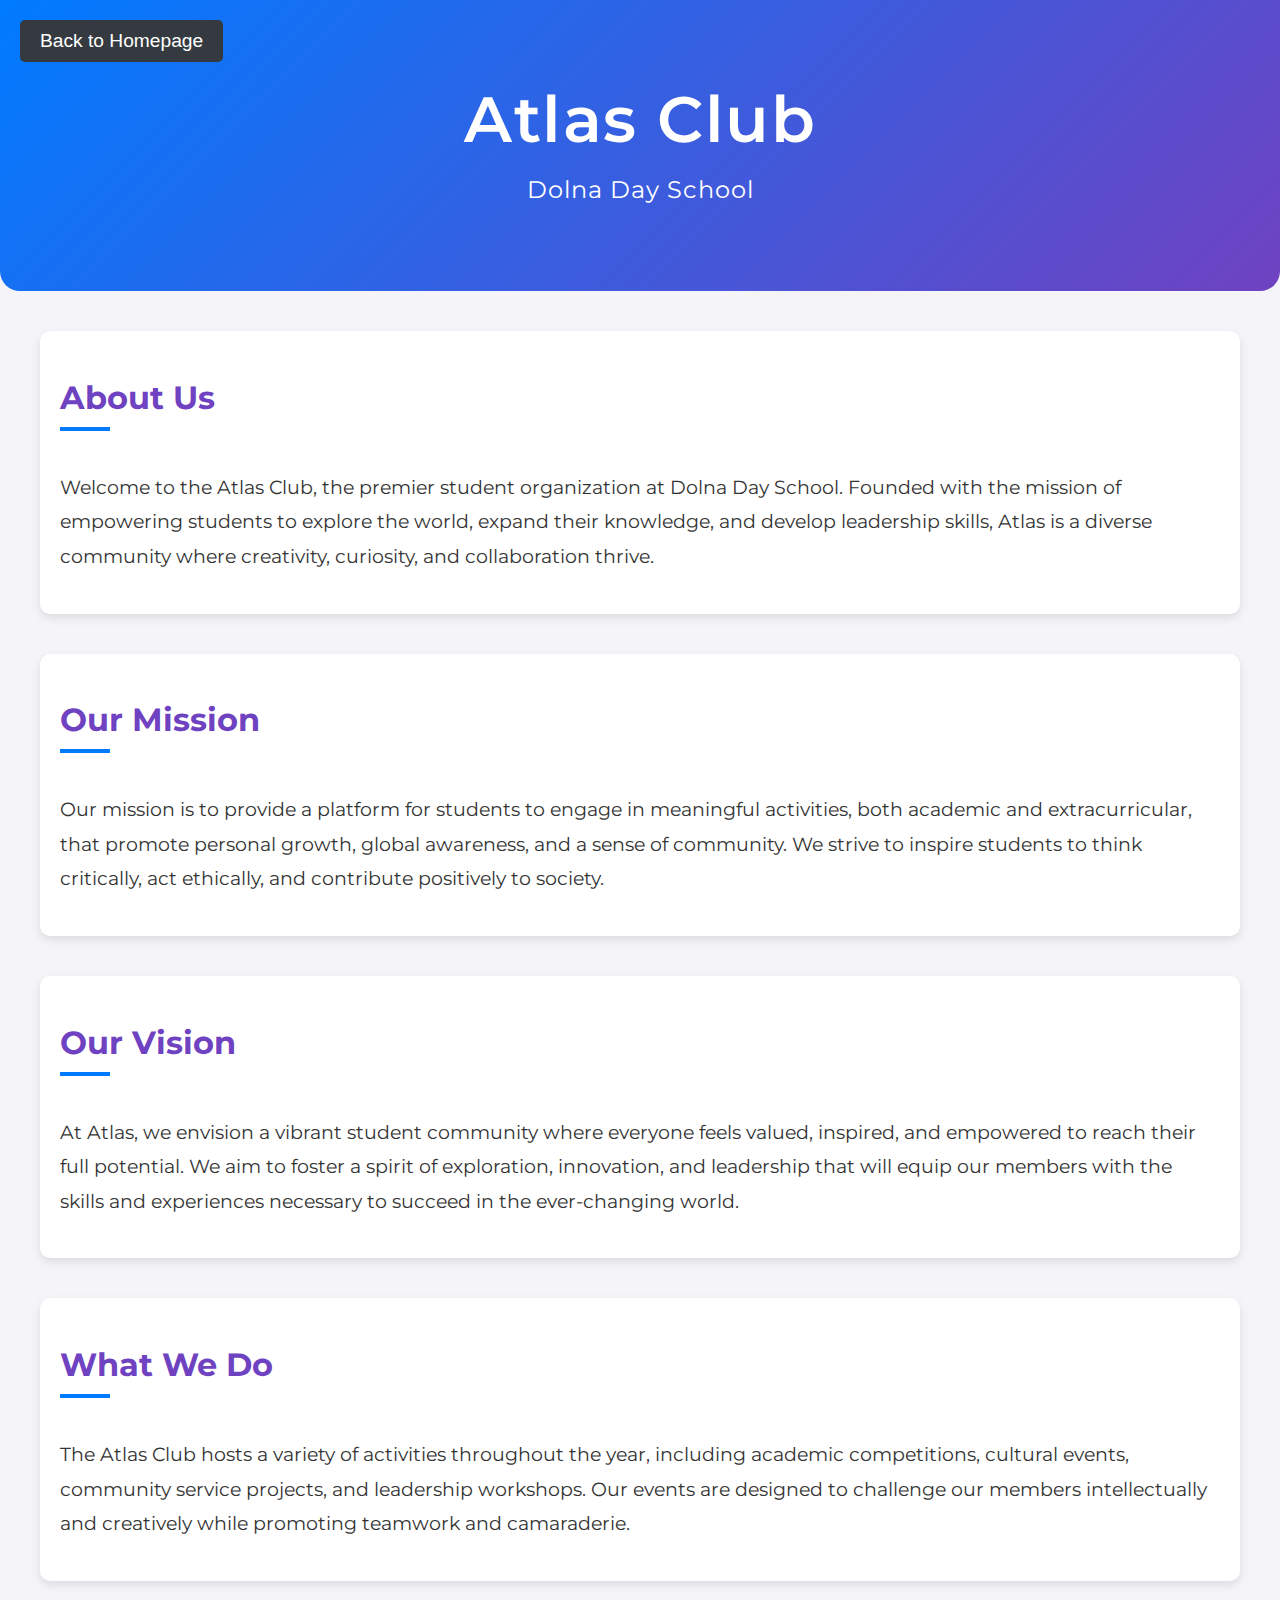
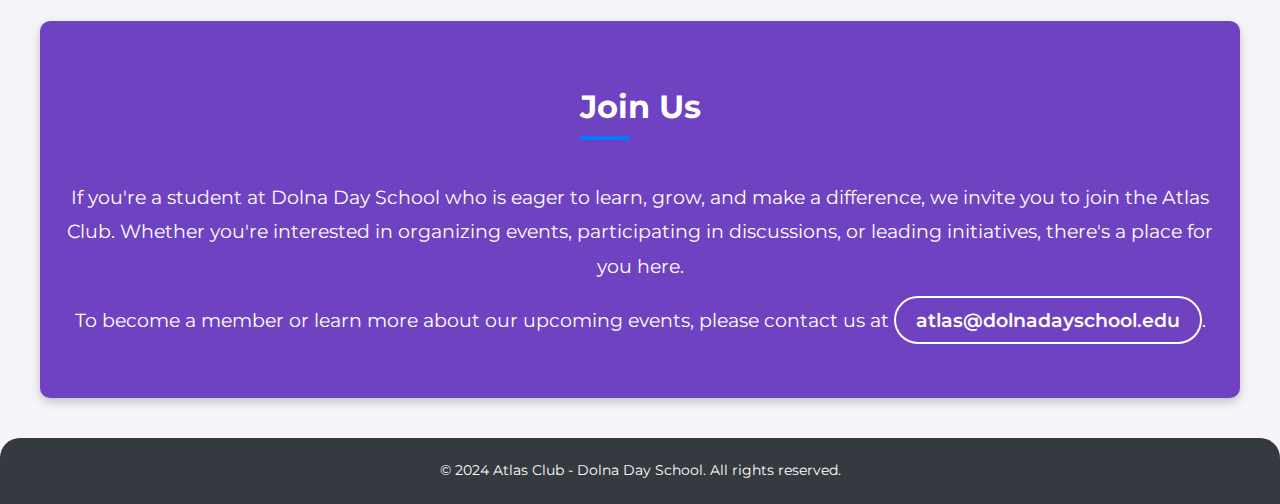
<file: about.html>
<!DOCTYPE html>
<html lang="en">
<head>
    <meta charset="UTF-8">
 <link rel="icon" type="image/x-icon" href="logo.jpg">

    <meta name="viewport" content="width=device-width, initial-scale=1.0">
    <title>About Us - Atlas Club</title>
    <link href="https://fonts.googleapis.com/css2?family=Montserrat:wght@400;600&display=swap" rel="stylesheet">
    <style>
        body {
            font-family: 'Montserrat', sans-serif;
            margin: 0;
            padding: 0;
            background-color: #f4f4f9;
            color: #333;
        }

        header {
            background: linear-gradient(135deg, #007bff, #6f42c1);
            color: white;
            text-align: center;
            padding: 50px 0;
            border-radius: 0 0 20px 20px;
        }

        header h1 {
            font-size: 3rem;
            margin: 0;
            font-weight: 600;
            letter-spacing: 1.5px;
        }

        header p {
            font-size: 1.2rem;
            margin: 10px 0 0;
            letter-spacing: 1px;
        }

        main {
            max-width: 1200px;
            margin: 40px auto;
            padding: 0 20px;
        }

        h2 {
            color: #6f42c1;
            font-size: 2rem;
            margin-bottom: 20px;
            position: relative;
            display: inline-block;
        }

        h2:after {
            content: '';
            width: 50px;
            height: 4px;
            background: #007bff;
            display: block;
            margin-top: 10px;
        }

        p {
            font-size: 1.1rem;
            line-height: 1.8;
            margin-bottom: 20px;
        }

        .card {
            background: white;
            padding: 20px;
            border-radius: 10px;
            box-shadow: 0 4px 10px rgba(0, 0, 0, 0.1);
            margin-bottom: 40px;
            transition: transform 0.3s ease-in-out, box-shadow 0.3s ease-in-out;
        }

        .card:hover {
            transform: translateY(-10px);
            box-shadow: 0 10px 20px rgba(0, 0, 0, 0.2);
        }

        .join-us {
            text-align: center;
            background: #6f42c1;
            color: white;
            padding: 40px 20px;
            border-radius: 10px;
            box-shadow: 0 4px 10px rgba(0, 0, 0, 0.2);
            transition: background 0.3s ease;
        }

        .join-us:hover {
            background: #5a35a8;
        }

        .join-us a {
            color: white;
            font-weight: 600;
            text-decoration: none;
            font-size: 1.2rem;
            border: 2px solid white;
            padding: 10px 20px;
            border-radius: 50px;
            transition: background 0.3s ease, color 0.3s ease;
        }

        .join-us a:hover {
            background: white;
            color: #6f42c1;
        }
	#join{
 color:white;
}

        footer {
            background-color: #343a40;
            color: white;
            text-align: center;
            padding: 20px;
            margin-top: 40px;
            border-radius: 20px 20px 0 0;
        }

        footer p {
            margin: 0;
            font-size: 0.9rem;
        }

        @media (min-width: 768px) {
            header {
                padding: 80px 0;
            }

            header h1 {
                font-size: 4rem;
            }

            header p {
                font-size: 1.5rem;
            }

            p {
                font-size: 1.2rem;
            }
        }

        .back-button {
            position: absolute;
            top: 20px;
            left: 20px;
            padding: 10px 20px;
            background: #343a40;
            color: white;
            border: none;
            border-radius: 5px;
            font-size: 1.2rem;
            cursor: pointer;
            transition: background 0.3s ease;
        }

        .back-button:hover {
            background: #5a6268;
        }

    </style>
</head>
<body>

    <header>
        <button class="back-button" onclick="window.location.href='index.html';">Back to Homepage</button>
        <h1>Atlas Club</h1>
        <p>Dolna Day School</p>
    </header>

    <main>
        <section class="card">
            <h2>About Us</h2>
            <p>Welcome to the Atlas Club, the premier student organization at Dolna Day School. Founded with the mission of empowering students to explore the world, expand their knowledge, and develop leadership skills, Atlas is a diverse community where creativity, curiosity, and collaboration thrive.</p>
        </section>

        <section class="card">
            <h2>Our Mission</h2>
            <p>Our mission is to provide a platform for students to engage in meaningful activities, both academic and extracurricular, that promote personal growth, global awareness, and a sense of community. We strive to inspire students to think critically, act ethically, and contribute positively to society.</p>
        </section>

        <section class="card">
            <h2>Our Vision</h2>
            <p>At Atlas, we envision a vibrant student community where everyone feels valued, inspired, and empowered to reach their full potential. We aim to foster a spirit of exploration, innovation, and leadership that will equip our members with the skills and experiences necessary to succeed in the ever-changing world.</p>
        </section>

        <section class="card">
            <h2>What We Do</h2>
            <p>The Atlas Club hosts a variety of activities throughout the year, including academic competitions, cultural events, community service projects, and leadership workshops. Our events are designed to challenge our members intellectually and creatively while promoting teamwork and camaraderie.</p>
        </section>

        <section class="join-us">
            <h2 id="join">Join Us</h2>
            <p>If you're a student at Dolna Day School who is eager to learn, grow, and make a difference, we invite you to join the Atlas Club. Whether you're interested in organizing events, participating in discussions, or leading initiatives, there's a place for you here.</p>
            <p>To become a member or learn more about our upcoming events, please contact us at <a href="mailto:atlas@dolnadayschool.edu">atlas@dolnadayschool.edu</a>.</p>
        </section>
    </main>

    <footer>
        <p>&copy; 2024 Atlas Club - Dolna Day School. All rights reserved.</p>
    </footer>

</body>
</html>
</file>
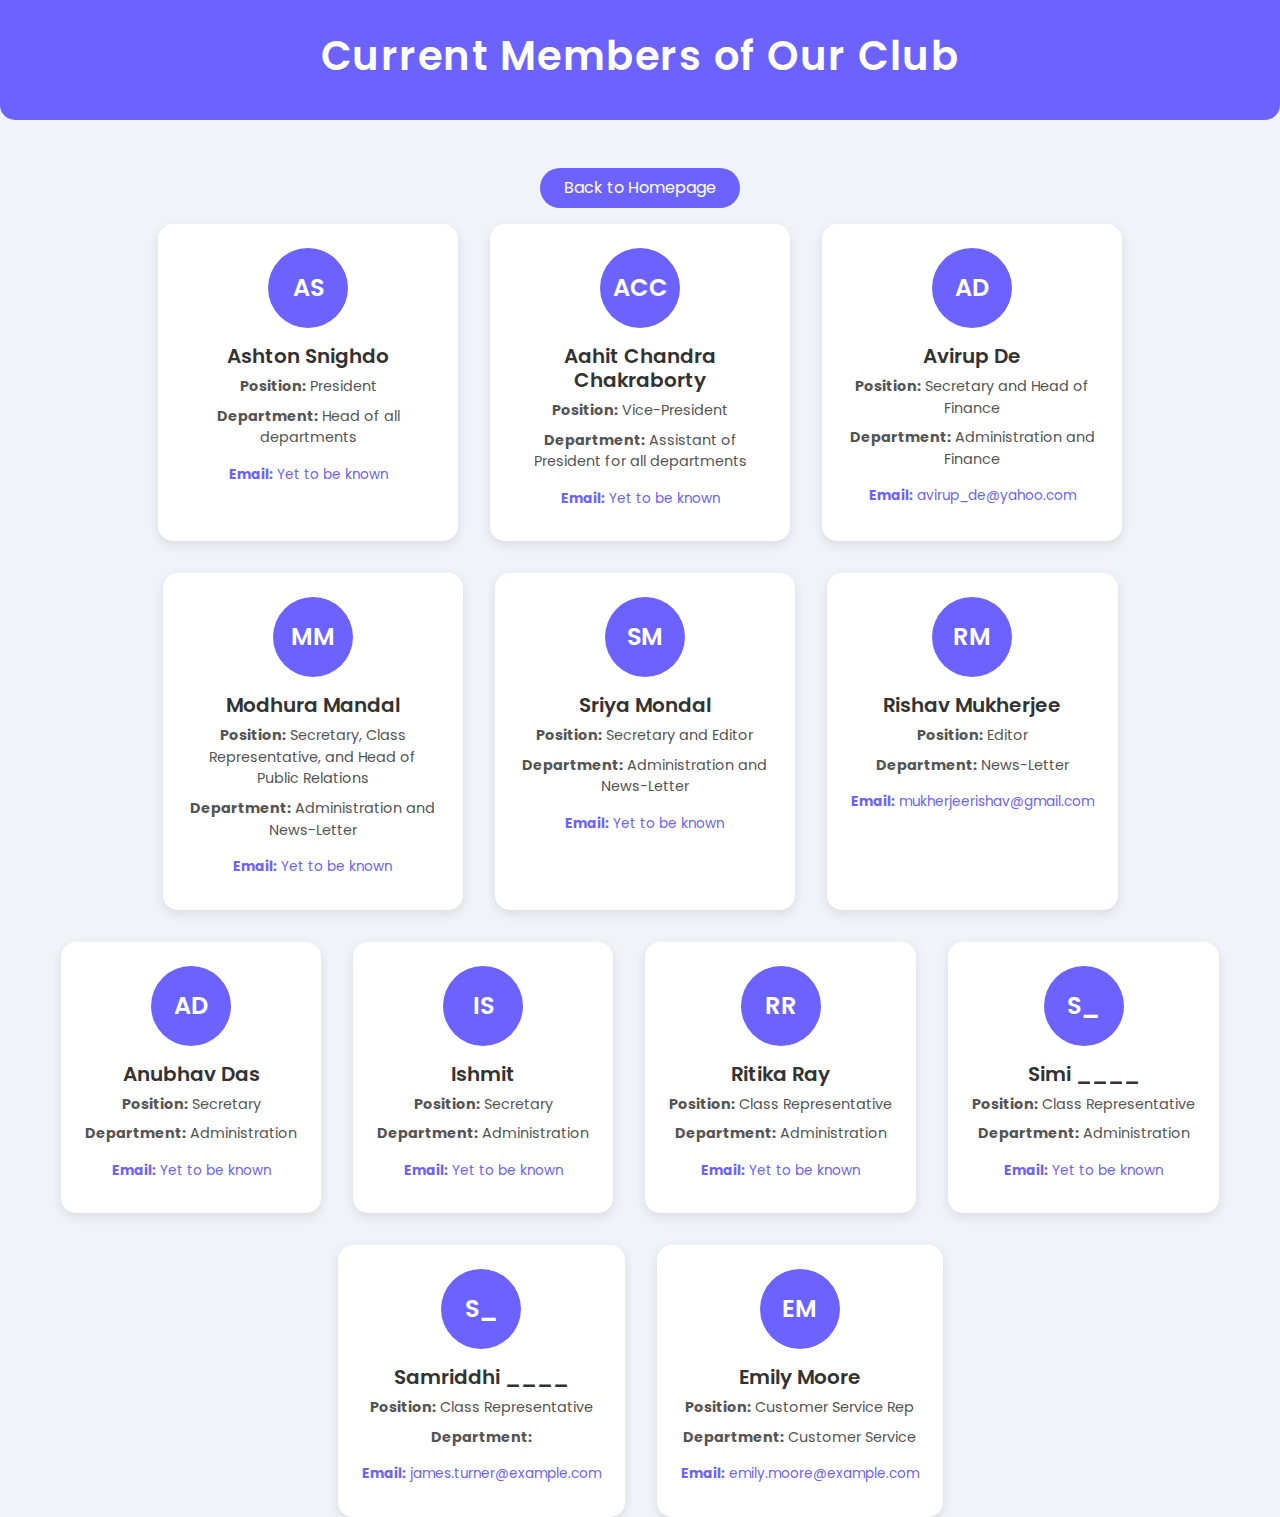
<file: Members.html>
<!DOCTYPE html>
<html lang="en">
<head>
    <meta charset="UTF-8">
    <meta name="viewport" content="width=device-width, initial-scale=1.0">
    <title>Members</title>
    <link rel="icon" type="image/x-icon" href="icon.ico">
    <link href="https://fonts.googleapis.com/css2?family=Poppins:wght@400;600&display=swap" rel="stylesheet">
    <link href="https://stackpath.bootstrapcdn.com/bootstrap/4.5.2/css/bootstrap.min.css" rel="stylesheet">
    <!-- Animate.css for animations -->
    <link rel="stylesheet" href="https://cdnjs.cloudflare.com/ajax/libs/animate.css/4.1.1/animate.min.css">
    <style>
        body {
            font-family: 'Poppins', sans-serif;
            background-color: #f0f4f8;
            color: #333;
        }

        .header {
            background-color: #6c63ff;
            color: white;
            padding: 2rem 0;
            text-align: center;
            border-radius: 0 0 15px 15px;
            margin-bottom: 2rem;
            animation: fadeInDown 1s ease;
        }

        .header h1 {
            font-weight: 600;
            letter-spacing: 1.5px;
        }

        .back-button {
            margin: 1rem;
            padding: 0.5rem 1.5rem;
            background-color: #6c63ff;
            color: white;
            border: none;
            border-radius: 30px;
            font-size: 1rem;
            cursor: pointer;
            transition: background-color 0.3s ease;
            animation: fadeInUp 1s ease;
        }

        .back-button:hover {
            background-color: #5146d0;
        }

        .members-container {
            display: flex;
            flex-wrap: wrap;
            justify-content: center;
            gap: 2rem;
            padding: 0 2rem;
        }

        .members-card {
            background: white;
            border-radius: 15px;
            box-shadow: 0 4px 12px rgba(0, 0, 0, 0.1);
            padding: 1.5rem;
            max-width: 300px;
            text-align: center;
            transition: transform 0.3s ease, box-shadow 0.3s ease;
            animation: fadeInUp 0.8s ease;
        }

        .members-card:hover {
            transform: translateY(-8px);
            box-shadow: 0 8px 16px rgba(0, 0, 0, 0.2);
        }

        .avatar {
            background-color: #6c63ff;
            color: white;
            border-radius: 50%;
            width: 80px;
            height: 80px;
            display: flex;
            align-items: center;
            justify-content: center;
            font-size: 1.5rem;
            font-weight: 600;
            margin: 0 auto 1rem;
            animation: fadeIn 1s ease;
        }

        h2 {
            font-size: 1.25rem;
            font-weight: 600;
            margin-bottom: 0.5rem;
        }

        p {
            margin-bottom: 0.5rem;
            font-size: 0.9rem;
            color: #555;
        }

        .contact-info p {
            font-size: 0.85rem;
            color: #6c63ff;
            margin-top: 1rem;
        }

        @media (max-width: 576px) {
            .members-container {
                gap: 1rem;
            }

            .members-card {
                max-width: 90%;
                margin: 0 auto;
            }
        }

        /* Custom animations */
        @keyframes fadeIn {
            from { opacity: 0; }
            to { opacity: 1; }
        }

        @keyframes fadeInDown {
            from { opacity: 0; transform: translateY(-20px); }
            to { opacity: 1; transform: translateY(0); }
        }

        @keyframes fadeInUp {
            from { opacity: 0; transform: translateY(20px); }
            to { opacity: 1; transform: translateY(0); }
        }
    </style>
</head>
<body>
    <div class="header animate__animated animate__fadeInDown">
        <h1>Current Members of Our Club</h1>
    </div>
    <center>
        <div class="text-center">
            <button class="back-button animate__animated animate__fadeInUp" onclick="window.location.href='index.html';">Back to Homepage</button>
        </div>
    </center>
    <div class="members-container">
        <!-- Members Cards -->
        <div class="members-card animate__animated animate__fadeInUp">
            <div class="avatar">AS</div>
            <h2>Ashton Snighdo</h2>
            <p><strong>Position:</strong> President</p>
            <p><strong>Department:</strong> Head of all departments</p>
            <div class="contact-info">
                <p><strong>Email:</strong> Yet to be known</p>
            </div>
        </div>

        <div class="members-card animate__animated animate__fadeInUp">
            <div class="avatar">ACC</div>
            <h2>Aahit Chandra Chakraborty</h2>
            <p><strong>Position:</strong> Vice-President</p>
            <p><strong>Department:</strong> Assistant of President for all departments</p>
            <div class="contact-info">
                <p><strong>Email:</strong> Yet to be known</p>
            </div>
        </div>

        <div class="members-card animate__animated animate__fadeInUp">
            <div class="avatar">AD</div>
            <h2>Avirup De</h2>
            <p><strong>Position:</strong> Secretary and Head of Finance</p>
            <p><strong>Department:</strong> Administration and Finance</p>
            <div class="contact-info">
                <p><strong>Email:</strong> avirup_de@yahoo.com</p>
            </div>
        </div>

        <div class="members-card animate__animated animate__fadeInUp">
            <div class="avatar">MM</div>
            <h2>Modhura Mandal</h2>
            <p><strong>Position:</strong> Secretary, Class Representative, and Head of Public Relations</p>
            <p><strong>Department:</strong> Administration and News-Letter</p>
            <div class="contact-info">
                <p><strong>Email:</strong> Yet to be known</p>
            </div>
        </div>

        <div class="members-card animate__animated animate__fadeInUp">
            <div class="avatar">SM</div>
            <h2>Sriya Mondal</h2>
            <p><strong>Position:</strong> Secretary and Editor</p>
            <p><strong>Department:</strong> Administration and News-Letter</p>
            <div class="contact-info">
                <p><strong>Email:</strong> Yet to be known</p>
            </div>
        </div>

        <div class="members-card animate__animated animate__fadeInUp">
            <div class="avatar">RM</div>
            <h2>Rishav Mukherjee</h2>
            <p><strong>Position:</strong> Editor</p>
            <p><strong>Department:</strong> News-Letter</p>
            <div class="contact-info">
                <p><strong>Email:</strong> mukherjeerishav@gmail.com</p>
            </div>
        </div>

          <div class="members-card">
            <div class="avatar">AD</div>
            <h2>Anubhav Das</h2>
            <p><strong>Position:</strong> Secretary</p>
            <p><strong>Department:</strong> Administration</p>
            <div class="contact-info">
                <p><strong>Email:</strong> Yet to be known</p>
            </div>
        </div>

        <div class="members-card">
            <div class="avatar">IS</div>
            <h2>Ishmit</h2>
            <p><strong>Position:</strong> Secretary</p>
            <p><strong>Department:</strong> Administration</p>
            <div class="contact-info">
                <p><strong>Email:</strong> Yet to be known</p>
            </div>
        </div>

        <div class="members-card">
            <div class="avatar">RR</div>
            <h2>Ritika Ray</h2>
            <p><strong>Position:</strong> Class Representative</p>
            <p><strong>Department:</strong> Administration</p>
            <div class="contact-info">
                <p><strong>Email:</strong> Yet to be known</p>
            </div>
        </div>

        <div class="members-card">
            <div class="avatar">S_</div>
            <h2>Simi ____</h2>
            <p><strong>Position:</strong> Class Representative</p>
            <p><strong>Department:</strong> Administration</p>
            <div class="contact-info">
                <p><strong>Email:</strong> Yet to be known</p>
            </div>
        </div>

        <div class="members-card">
            <div class="avatar">S_</div>
            <h2>Samriddhi ____</h2>
            <p><strong>Position:</strong> Class Representative</p>
            <p><strong>Department:</strong> </p>
            <div class="contact-info">
                <p><strong>Email:</strong> james.turner@example.com</p>
            </div>
        </div>

        <div class="members-card">
            <div class="avatar">EM</div>
            <h2>Emily Moore</h2>
            <p><strong>Position:</strong> Customer Service Rep</p>
            <p><strong>Department:</strong> Customer Service</p>
            <div class="contact-info">
                <p><strong>Email:</strong> emily.moore@example.com</p>
            </div>
        </div>
    </div>

    </div>
    <!-- Include Bootstrap JS and dependencies -->
    <script src="https://code.jquery.com/jquery-3.5.1.slim.min.js"></script>
    <script src="https://cdn.jsdelivr.net/npm/@popperjs/core@2.5.2/dist/umd/popper.min.js"></script>
    <script src="https://stackpath.bootstrapcdn.com/bootstrap/4.5.2/js/bootstrap.min.js"></script>
</body>
</html>
</file>
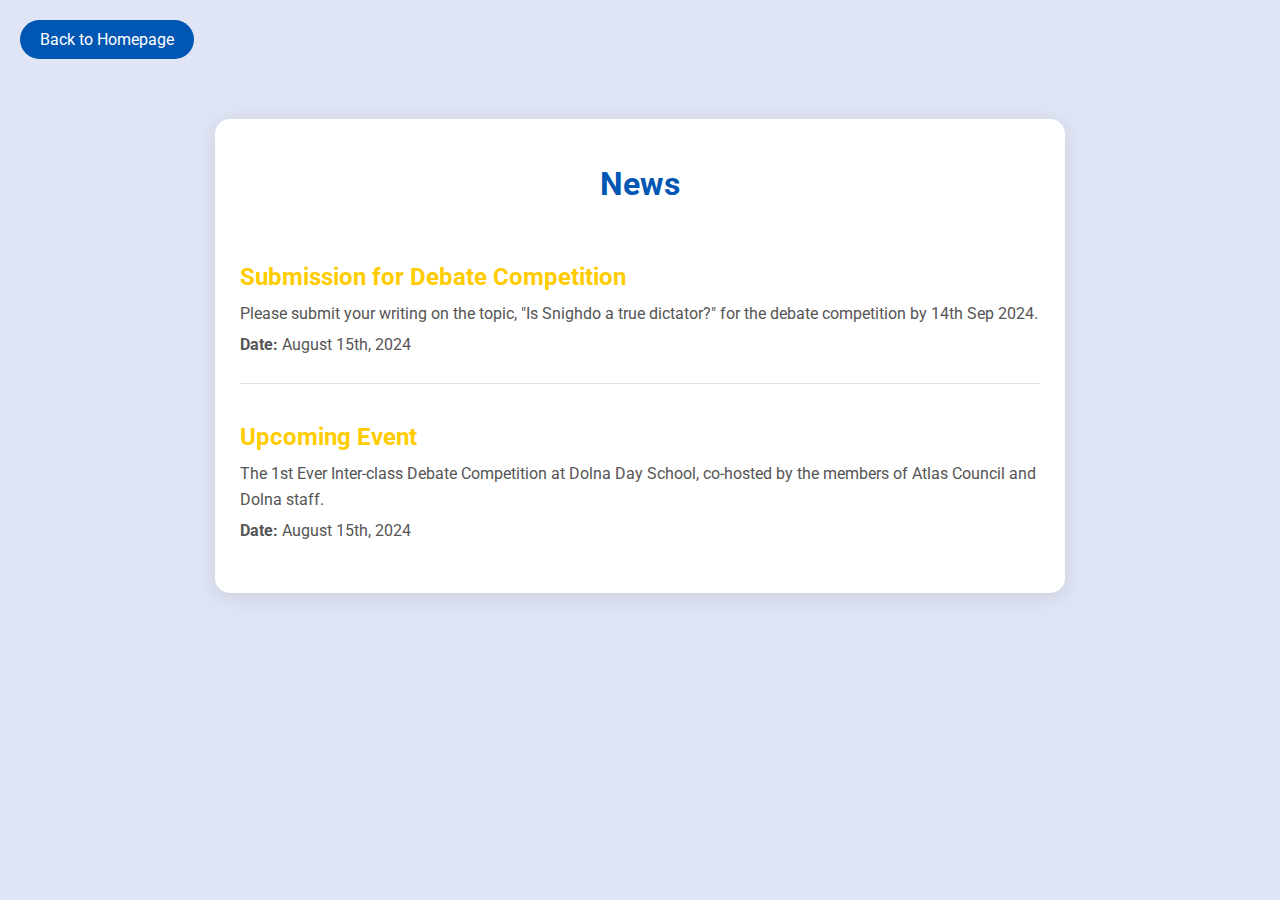
<file: news.html>
<!DOCTYPE html>
<html lang="en">
<head>
    <meta charset="UTF-8">
    <meta name="viewport" content="width=device-width, initial-scale=1.0">
    <title>School Notice Board</title>
    <!-- Google Fonts -->
    <link href="https://fonts.googleapis.com/css2?family=Roboto:wght@400;700&display=swap" rel="stylesheet">
    <!-- Animate.css for animations -->
    <link rel="stylesheet" href="https://cdnjs.cloudflare.com/ajax/libs/animate.css/4.1.1/animate.min.css">
    <style>
        body {
            font-family: 'Roboto', sans-serif;
            background-color: #e0e5f5;
            margin: 0;
            padding: 20px;
            color: #333;
            scroll-behavior: smooth; /* Smooth scrolling */
        }

        .notice-board {
            background-color: #ffffff;
            border-radius: 15px;
            box-shadow: 0 4px 20px rgba(0, 0, 0, 0.1);
            padding: 25px;
            max-width: 800px;
            margin: 40px auto;
            animation: fadeIn 1s; /* Animation */
        }

        h1 {
            text-align: center;
            color: #0056b3;
            font-size: 2rem;
            margin-bottom: 20px;
            animation: fadeInDown 1s; /* Animation */
        }

        .notice {
            border-bottom: 1px solid #e0e0e0;
            padding: 20px 0;
            transition: background-color 0.3s ease; /* Transition effect */
        }

        .notice:last-child {
            border-bottom: none;
        }

        .notice:hover {
            background-color: #f0f4ff; /* Hover effect */
        }

        h2 {
            color: #ffcc00;
            font-size: 1.5rem;
            margin-bottom: 10px;
        }

        p {
            margin: 5px 0;
            line-height: 1.6;
            color: #555;
        }

        .back-button {
            display: inline-block;
            margin-bottom: 20px;
            padding: 10px 20px;
            background-color: #0056b3;
            color: #ffffff;
            border: none;
            border-radius: 30px;
            font-size: 1rem;
            cursor: pointer;
            text-decoration: none;
            transition: background-color 0.3s ease; /* Transition effect */
            animation: fadeInUp 1s; /* Animation */
        }

        .back-button:hover {
            background-color: #004494;
        }

        @media (max-width: 600px) {
            .notice-board {
                padding: 15px;
            }

            h1 {
                font-size: 1.5rem;
            }

            h2 {
                font-size: 1.25rem;
            }

            .back-button {
                font-size: 0.875rem;
                padding: 8px 16px;
            }
        }

        /* Custom animations */
        @keyframes fadeIn {
            from { opacity: 0; }
            to { opacity: 1; }
        }

        @keyframes fadeInDown {
            from { opacity: 0; transform: translateY(-20px); }
            to { opacity: 1; transform: translateY(0); }
        }

        @keyframes fadeInUp {
            from { opacity: 0; transform: translateY(20px); }
            to { opacity: 1; transform: translateY(0); }
        }
    </style>
</head>
<body>
    <a class="back-button animate__animated animate__fadeInUp" href="index.html">Back to Homepage</a>

    <div class="notice-board animate__animated animate__fadeIn">
        <h1 class="animate__animated animate__fadeInDown">News</h1>
        <div class="notice animate__animated animate__fadeInUp">
            <h2>Submission for Debate Competition</h2>
            <p>Please submit your writing on the topic, "Is Snighdo a true dictator?" for the debate competition by 14th Sep 2024.</p>
            <p><strong>Date:</strong> August 15th, 2024</p>
        </div>
        <div class="notice animate__animated animate__fadeInUp">
            <h2>Upcoming Event</h2>
            <p>The 1st Ever Inter-class Debate Competition at Dolna Day School, co-hosted by the members of Atlas Council and Dolna staff.</p>
            <p><strong>Date:</strong> August 15th, 2024</p>
        </div>
    </div>
</body>
</html>
</file>
